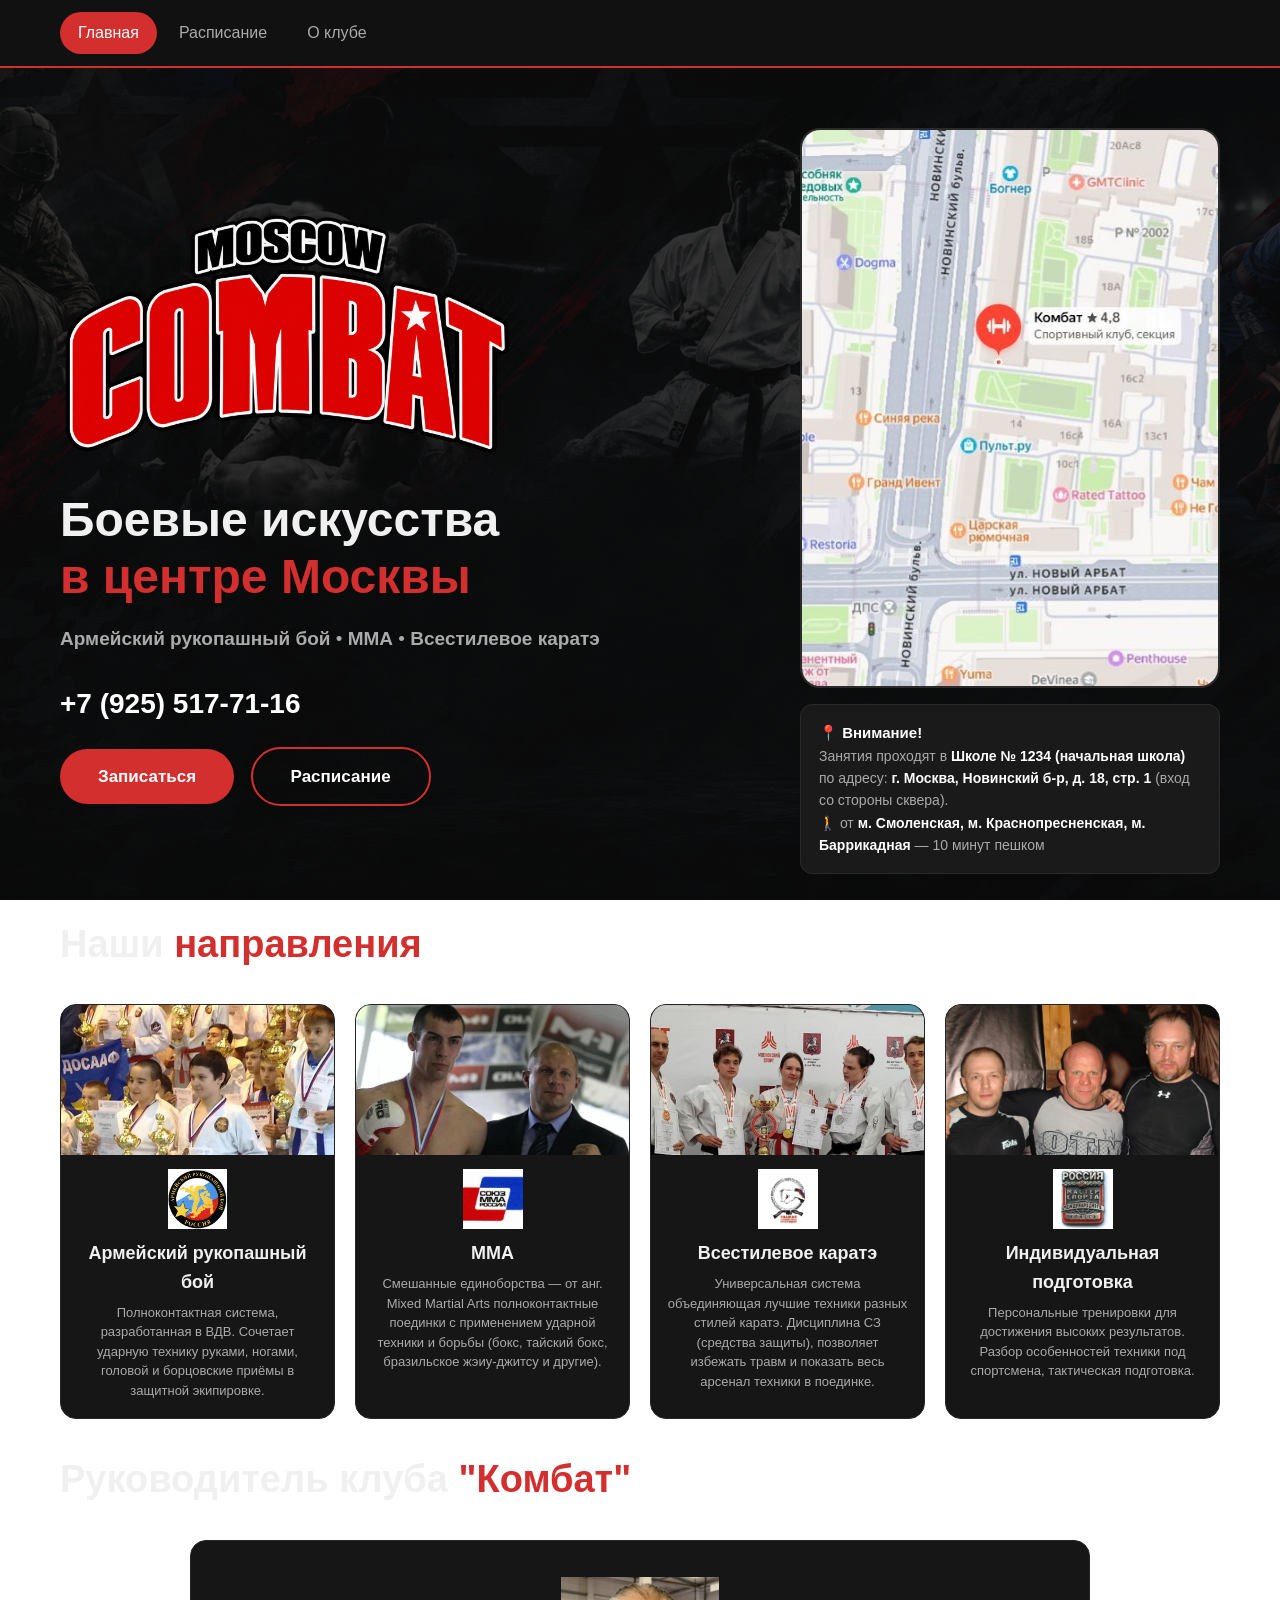
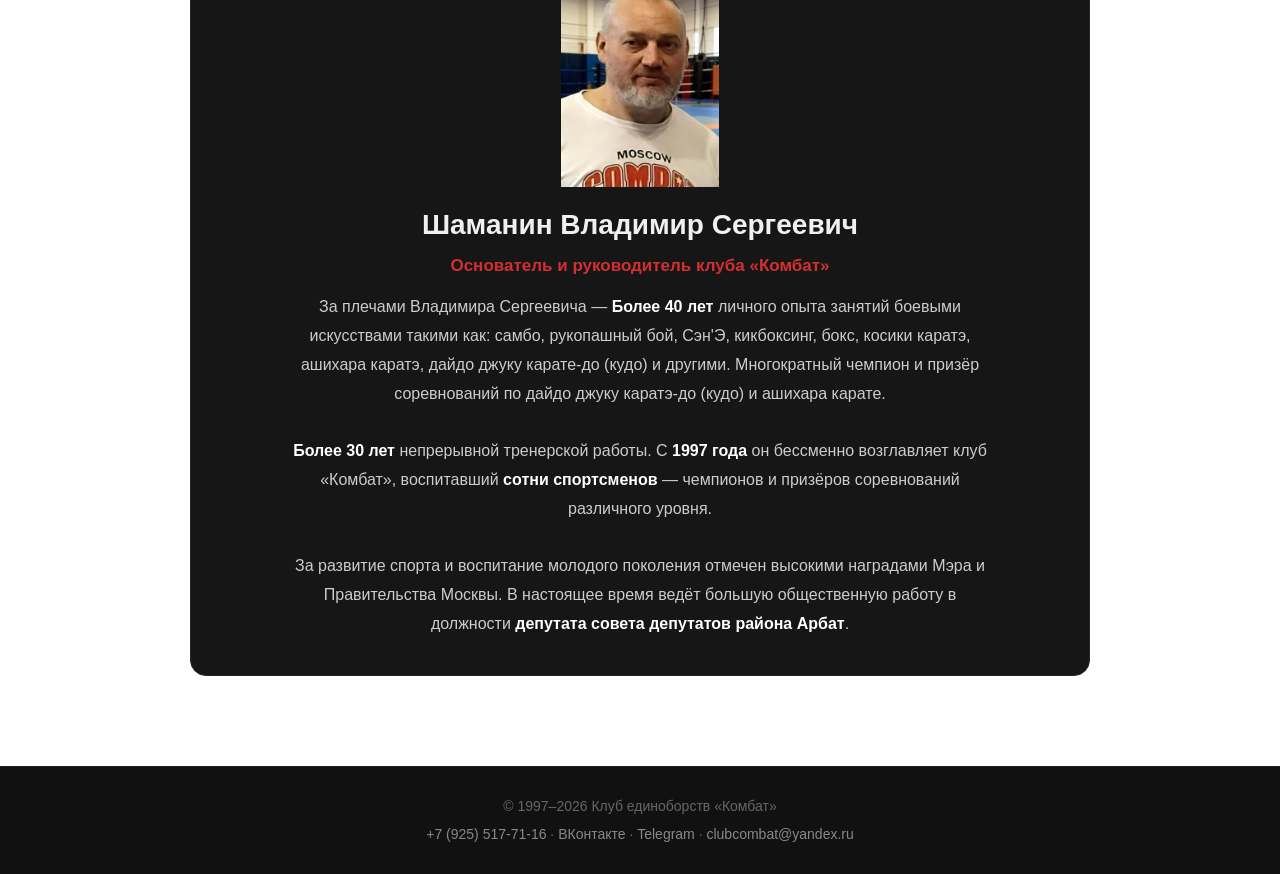
<file: index.html>
<!DOCTYPE html>
<html lang="ru">
<head>
    <meta charset="UTF-8" />
    <meta name="viewport" content="width=device-width, initial-scale=1.0" />
    <title>Клуб единоборств «Комбат» — АРБ, ММА, Всестилевое каратэ в центре Москвы</title>
	<link rel="icon" href="favicon.ico" type="image/x-icon" />
    <link rel="shortcut icon" href="favicon.ico" type="image/x-icon" />
    <meta name="description" content="Клуб единоборств Комбат в центре Москвы. Армейский рукопашный бой (АРБ), ММА, всестилевое каратэ. Тренировки для детей и взрослых на Новинском бульваре. Запись по телефону +7 (925) 517-71-16." />
    <meta name="robots" content="index, follow" />
    <link rel="canonical" href="https://clubcombat.ru/" />
    <link rel="icon" href="favicon.ico" type="image/x-icon" />
    <link rel="stylesheet" href="style.css" />
</head>
<body>

    <header>
        <div class="container header-inner">
            <nav class="nav">
                <a class="nav-link active" href="index.html">Главная</a>
                <a class="nav-link" href="schedule.html">Расписание</a>
                <a class="nav-link" href="about.html">О клубе</a>
            </nav>
        </div>
    </header>

    <main>

        <section class="page active" id="page-home">
            <div class="container">

                <div class="hero-grid">
                    <div class="hero-text">
                        <div class="hero-logo">
                            <img src="logo.png" alt="Логотип клуба единоборств Комбат" width="600" height="337" />
                        </div>
                        <h1>Боевые искусства <br /><span>в центре Москвы</span></h1>
                        <p class="subtitle"><strong>Армейский рукопашный бой</strong> • <strong>ММА</strong> • <strong>Всестилевое каратэ</strong></p>
                        <div class="phone-large">
                            <a href="tel:+79255177116">+7 (925) 517-71-16</a>
                        </div>
                        <div class="btn-group">
                            <a href="schedule.html" class="btn">Записаться</a>
                            <a href="schedule.html" class="btn btn-outline">Расписание</a>
                        </div>
                    </div>

                    <div class="hero-map">
                        <a href="https://yandex.ru/maps/org/kombat/23954044215" target="_blank" rel="noopener" class="map-image">
                            <img src="map.jpg" alt="Карта расположения клуба Комбат на Новинском бульваре, Москва" width="300" height="400" loading="lazy" />
                        </a>
                        <div class="address-block">
                            <p><span class="label">📍 Внимание!</span></p>
                            <p>Занятия проходят в <strong>Школе № 1234 (начальная школа)</strong> по адресу: <strong>г. Москва, Новинский б-р, д. 18, стр. 1</strong> (вход со стороны сквера).</p>
                            <p>🚶 от <strong>м. Смоленская, м. Краснопресненская, м. Баррикадная</strong> — 10 минут пешком</p>
                        </div>
                    </div>
                </div>

                <h2 class="section-title" style="margin-top:20px;">Наши <span>направления</span></h2>
                <div class="directions-grid">
                    <a href="schedule.html" class="direction-card">
                        <div class="card-image"><img src="arb.jpg" alt="Армейский рукопашный бой" width="400" height="150" loading="lazy" /></div>
                        <div class="card-content">
                            <img src="arb_logo.jpg" alt="Логотип АРБ" class="logo-img" width="60" height="60" loading="lazy" />
                            <h3>Армейский рукопашный бой</h3>
                            <p>Полноконтактная система, разработанная в ВДВ. Сочетает ударную технику руками, ногами, головой и борцовские приёмы в защитной экипировке.</p>
                        </div>
                    </a>
                    <a href="schedule.html" class="direction-card">
                        <div class="card-image"><img src="mma.jpg" alt="ММА" width="400" height="150" loading="lazy" /></div>
                        <div class="card-content">
                            <img src="mma_logo.jpg" alt="Логотип ММА" class="logo-img" width="60" height="60" loading="lazy" />
                            <h3>ММА</h3>
                            <p>Смешанные единоборства — от анг. Mixed Martial Arts полноконтактные поединки с применением ударной техники и борьбы (бокс, тайский бокс, бразильское жэиу-джитсу и другие).</p>
                        </div>
                    </a>
                    <a href="schedule.html" class="direction-card">
                        <div class="card-image"><img src="vkar.jpg" alt="Всестилевое каратэ" width="400" height="150" loading="lazy" /></div>
                        <div class="card-content">
                            <img src="vkar_logo.jpg" alt="Логотип Всестилевого каратэ" class="logo-img" width="60" height="60" loading="lazy" />
                            <h3>Всестилевое каратэ</h3>
                            <p>Универсальная система объединяющая лучшие техники разных стилей каратэ. Дисциплина СЗ (средства защиты), позволяет избежать травм и показать весь арсенал техники в поединке.</p>
                        </div>
                    </a>
                    <a href="schedule.html" class="direction-card">
                        <div class="card-image"><img src="sambo.jpg" alt="Индивидуальная подготовка" width="400" height="150" loading="lazy" /></div>
                        <div class="card-content">
                            <img src="sambo_logo.jpg" alt="Индивидуальная подготовка" class="logo-img" width="60" height="60" loading="lazy" />
                            <h3>Индивидуальная подготовка</h3>
                            <p>Персональные тренировки для достижения высоких результатов. Разбор особенностей техники под спортсмена, тактическая подготовка.</p>
                        </div>
                    </a>
                </div>

                <h2 class="section-title" style="margin-top:20px;">Руководитель клуба <span>"Комбат"</span></h2>
                <div class="trainer-card">
                    <div class="trainer-photo-square">
                        <img src="master.jpg" alt="Шаманин Владимир Сергеевич" width="280" height="210" loading="lazy" />
                    </div>
                    <h3>Шаманин Владимир Сергеевич</h3>
                    <div class="title">Основатель и руководитель клуба «Комбат»</div>
                    <div class="desc">
                        За плечами Владимира Сергеевича — <strong>Более 40 лет</strong> личного опыта занятий боевыми искусствами такими как: самбо, рукопашный бой, Сэн'Э, кикбоксинг, бокс, косики каратэ, ашихара каратэ, дайдо джуку карате-до (кудо) и другими. Многократный чемпион и призёр соревнований по дайдо джуку каратэ-до (кудо) и ашихара карате.
                        <br><br>
                        <strong>Более 30 лет</strong> непрерывной тренерской работы. С <strong>1997 года</strong> он бессменно возглавляет клуб «Комбат», воспитавший <strong>сотни спортсменов</strong> — чемпионов и призёров соревнований различного уровня.
                        <br><br>
                        За развитие спорта и воспитание молодого поколения отмечен высокими наградами Мэра и Правительства Москвы. В настоящее время ведёт большую общественную работу в должности <strong>депутата совета депутатов района Арбат</strong>.
                    </div>
                </div>

            </div>
        </section>

    </main>

    <footer class="footer">
        <div class="container">
            <p>© 1997–2026 Клуб единоборств «Комбат»</p>
            <p style="margin-top:6px;">
                <a href="tel:+79255177116">+7 (925) 517-71-16</a> ·
                <a href="https://vk.com/clubcombatarbat" target="_blank" rel="noopener noreferrer">ВКонтакте</a> ·
                <a href="https://t.me/+I21vBejZCLE0NjYy" target="_blank" rel="noopener noreferrer">Telegram</a> ·
                <a href="mailto:clubcombat@yandex.ru">clubcombat@yandex.ru</a>
            </p>
        </div>
    </footer>

</body>
</html>
</file>
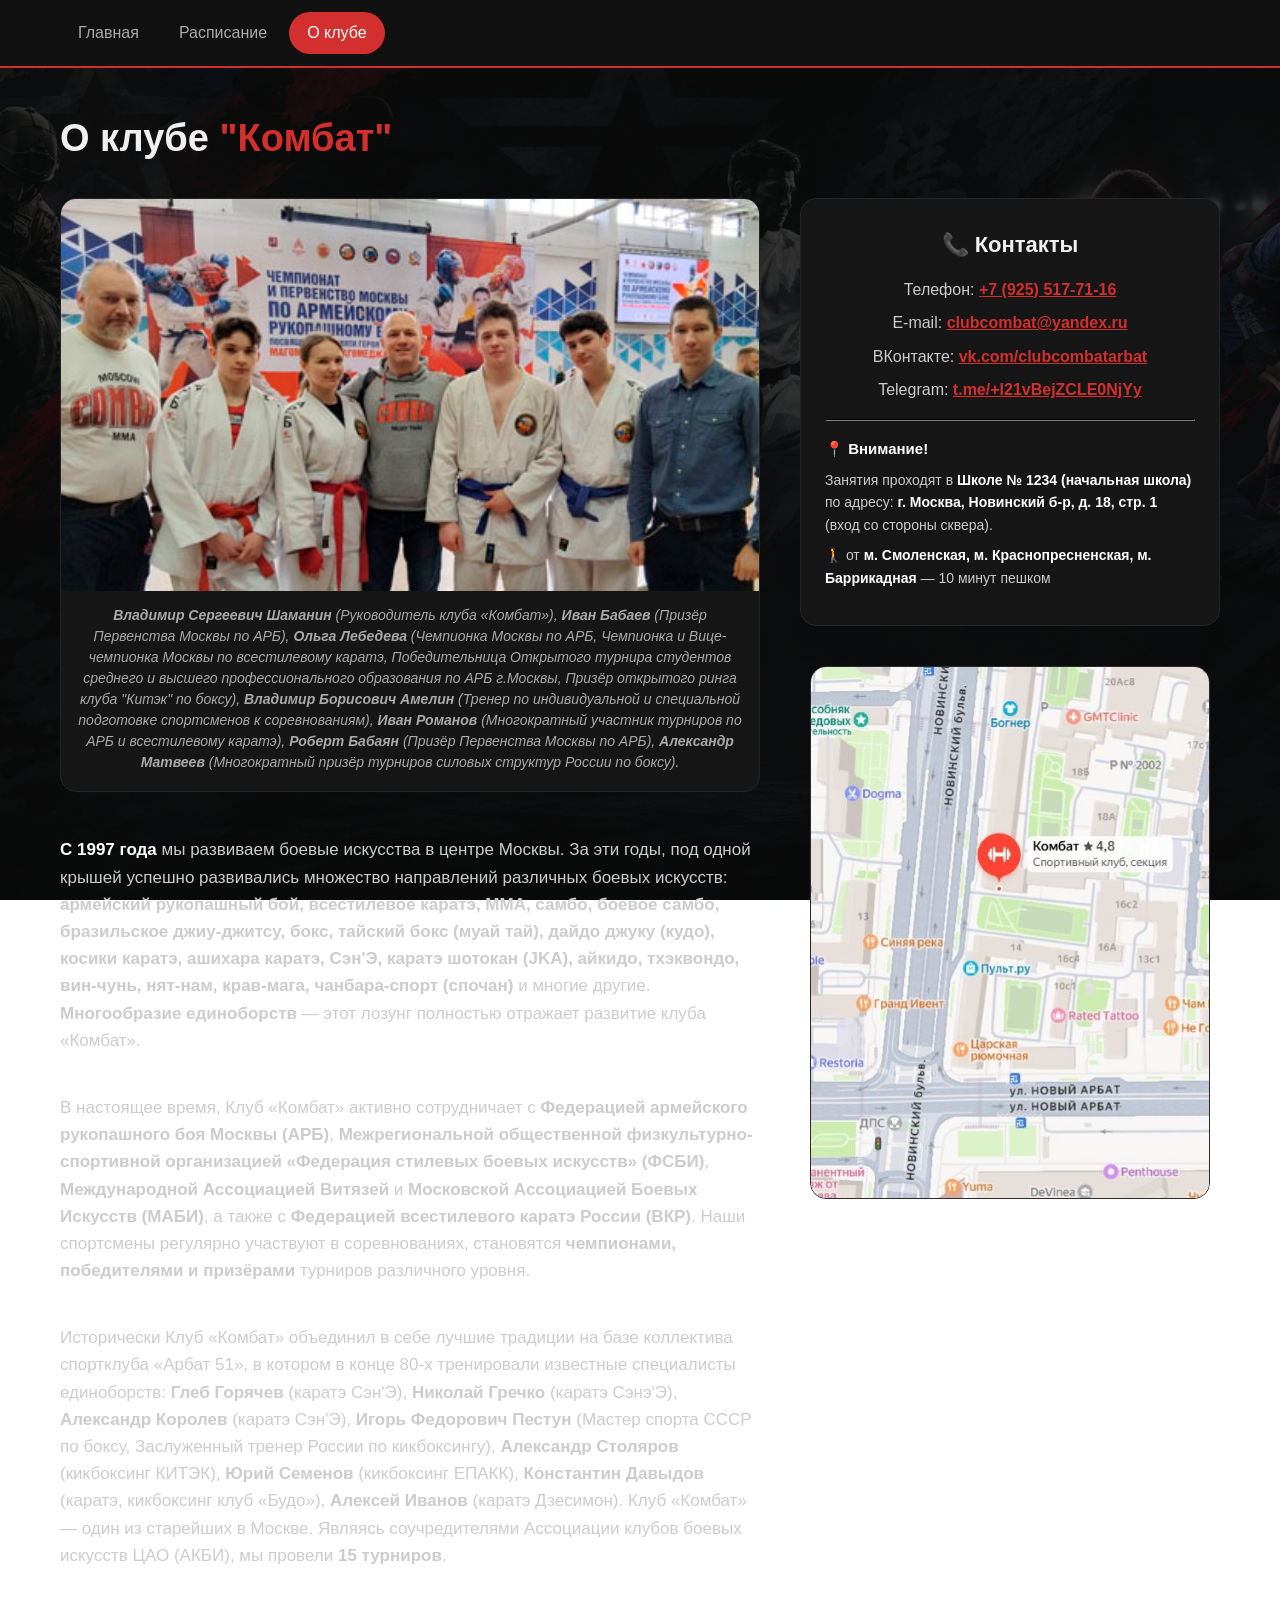
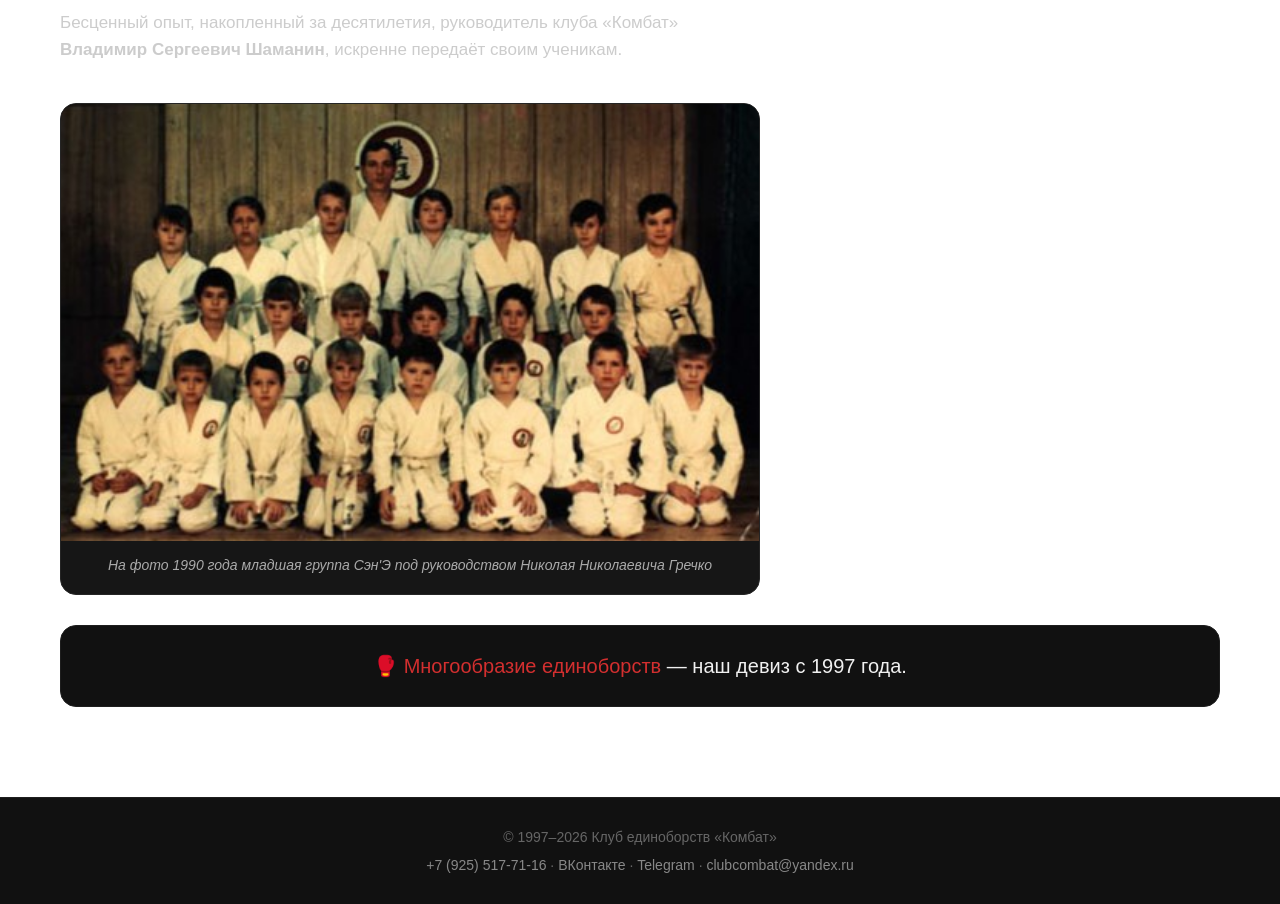
<file: about.html>
<!DOCTYPE html>
<html lang="ru">
<head>
    <meta charset="UTF-8" />
    <meta name="viewport" content="width=device-width, initial-scale=1.0" />
    <title>История и традиции клуба единоборств «Комбат» — с 1997 года в центре Москвы</title>
	<link rel="icon" href="favicon.ico" type="image/x-icon" />
    <link rel="shortcut icon" href="favicon.ico" type="image/x-icon" />
    <meta name="description" content="Клуб единоборств Комбат основан в 1997 году. История, традиции, достижения, тренеры. Более 30 лет опыта в подготовке спортсменов по АРБ, ММА, каратэ. Руководитель — Шаманин Владимир Сергеевич." />
    <meta name="robots" content="index, follow" />
    <link rel="canonical" href="https://clubcombat.ru/about.html" />
    <link rel="icon" href="favicon.ico" type="image/x-icon" />
    <link rel="stylesheet" href="style.css" />
</head>
<body>

    <header>
        <div class="container header-inner">
            <nav class="nav">
                <a class="nav-link" href="index.html">Главная</a>
                <a class="nav-link" href="schedule.html">Расписание</a>
                <a class="nav-link active" href="about.html">О клубе</a>
            </nav>
        </div>
    </header>

    <main>

        <section class="page active" id="page-about">
            <div class="container">
                <h1 class="section-title">О клубе <span>"Комбат"</span></h1>

                <div class="about-grid">

                    <div class="about-left">

                        <!-- Фотография -->
                        <div class="about-photo-card" style="max-width: 100%; margin: 0 0 20px 0;">
                            <div class="card-image" style="height: auto; aspect-ratio: auto; display: flex; align-items: center; justify-content: center; background: #1a1a1a;">
                                <img src="champ_arb.jpg" alt="Чемпионат и первенство Москвы по армейскому рукопашному бою" style="width: 100%; height: auto; object-fit: contain; display: block;" />
                            </div>
                            <div class="card-content">
                                <div class="photo-caption">
                                    <strong>Владимир Сергеевич Шаманин</strong> (Руководитель клуба «Комбат»), 
                                    <strong>Иван Бабаев</strong> (Призёр Первенства Москвы по АРБ), 
                                    <strong>Ольга Лебедева</strong> (Чемпионка Москвы по АРБ, Чемпионка и Вице-чемпионка Москвы по всестилевому каратэ, Победительница Открытого турнира студентов среднего и высшего профессионального образования по АРБ г.Москвы, Призёр открытого ринга клуба "Китэк" по боксу), 
                                    <strong>Владимир Борисович Амелин</strong> (Тренер по индивидуальной и специальной подготовке спортсменов к соревнованиям), 
                                    <strong>Иван Романов</strong> (Многократный участник турниров по АРБ и всестилевому каратэ), 
                                    <strong>Роберт Бабаян</strong> (Призёр Первенства Москвы по АРБ), 
                                    <strong>Александр Матвеев</strong> (Многократный призёр турниров силовых структур России по боксу).
                                </div>
                            </div>
                        </div>

                        <!-- Текст в точной последовательности -->
                        <p><strong style="color:#fff;">С 1997 года</strong> мы развиваем боевые искусства в центре Москвы. За эти годы, под одной крышей успешно развивались множество направлений различных боевых искусств: <strong>армейский рукопашный бой, всестилевое каратэ, ММА, самбо, боевое самбо, бразильское джиу-джитсу, бокс, тайский бокс (муай тай), дайдо джуку (кудо), косики каратэ, ашихара каратэ, Сэн'Э, каратэ шотокан (JKA), айкидо, тхэквондо, вин-чунь, нят-нам, крав-мага, чанбара-спорт (спочан)</strong> и многие другие. <strong>Многообразие единоборств</strong> — этот лозунг полностью отражает развитие клуба «Комбат».</p>

                        <p>В настоящее время, Клуб «Комбат» активно сотрудничает с <strong>Федерацией армейского рукопашного боя Москвы (АРБ)</strong>, <strong>Межрегиональной общественной физкультурно-спортивной организацией «Федерация стилевых боевых искусств» (ФСБИ)</strong>, <strong>Международной Ассоциацией Витязей</strong> и <strong>Московской Ассоциацией Боевых Искусств (МАБИ)</strong>, а также с <strong>Федерацией всестилевого каратэ России (ВКР)</strong>. Наши спортсмены регулярно участвуют в соревнованиях, становятся <strong>чемпионами, победителями и призёрами</strong> турниров различного уровня.</p>

                        <p>Исторически Клуб «Комбат» объединил в себе лучшие традиции на базе коллектива спортклуба «Арбат 51», в котором в конце 80-х тренировали известные специалисты единоборств: <strong>Глеб Горячев</strong> (каратэ Сэн'Э), <strong>Николай Гречко</strong> (каратэ Сэнэ'Э), <strong>Александр Королев</strong> (каратэ Сэн'Э), <strong>Игорь Федорович Пестун</strong> (Мастер спорта СССР по боксу, Заслуженный тренер России по кикбоксингу), <strong>Александр Столяров</strong> (кикбоксинг КИТЭК), <strong>Юрий Семенов</strong> (кикбоксинг ЕПАКК), <strong>Константин Давыдов</strong> (каратэ, кикбоксинг клуб «Будо»), <strong>Алексей Иванов</strong> (каратэ Дзесимон). Клуб «Комбат» — один из старейших в Москве. Являясь соучредителями Ассоциации клубов боевых искусств ЦАО (АКБИ), мы провели <strong>15 турниров</strong>.</p>

                        <p>Бесценный опыт, накопленный за десятилетия, руководитель клуба «Комбат» <strong>Владимир Сергеевич Шаманин</strong>, искренне передаёт своим ученикам.</p>

                        <!-- Вторая фотография -->
                        <div class="about-photo-card">
                            <div class="card-image">
                                <img src="sannay.jpg" alt="Младшая группа Сэн'Э под руководством Николая Гречко, 1990 год" width="800" height="500" loading="lazy" />
                            </div>
                            <div class="card-content">
                                <div class="photo-caption">На фото 1990 года младшая группа Сэн'Э под руководством Николая Николаевича Гречко</div>
                            </div>
                        </div>

                    </div>

                    <div class="about-right">
                        <div class="contacts-box">
                            <h3 style="font-size:22px;">📞 Контакты</h3>
                            <p style="margin-top:14px;">Телефон: <strong><a href="tel:+79255177116">+7 (925) 517-71-16</a></strong></p>
                            <p>E-mail: <strong><a href="mailto:clubcombat@yandex.ru">clubcombat@yandex.ru</a></strong></p>
                            <p>ВКонтакте: <strong><a href="https://vk.com/clubcombatarbat" target="_blank" rel="noopener noreferrer">vk.com/clubcombatarbat</a></strong></p>
                            <p>Telegram: <strong><a href="https://t.me/+I21vBejZCLE0NjYy" target="_blank" rel="noopener noreferrer">t.me/+I21vBejZCLE0NjYy</a></strong></p>
                            <hr style="border-color:var(--border-light); margin:16px 0;" />
                            <div class="address-text">
                                <p><span class="label">📍 Внимание!</span></p>
                                <p>Занятия проходят в <strong>Школе № 1234 (начальная школа)</strong> по адресу: <strong>г. Москва, Новинский б-р, д. 18, стр. 1</strong> (вход со стороны сквера).</p>
                                <p>🚶 от <strong>м. Смоленская, м. Краснопресненская, м. Баррикадная</strong> — 10 минут пешком</p>
                            </div>
                        </div>
                        <a href="https://yandex.ru/maps/org/kombat/23954044215" target="_blank" rel="noopener" class="map-container">
                            <img src="map.jpg" alt="Карта расположения клуба Комбат на Новинском бульваре, Москва" width="300" height="400" loading="lazy" />
                        </a>
                    </div>

                </div>

                <div class="tagline">
                    <p>🥊 <span>Многообразие единоборств</span> — наш девиз с 1997 года.</p>
                </div>

            </div>
        </section>

    </main>

    <footer class="footer">
        <div class="container">
            <p>© 1997–2026 Клуб единоборств «Комбат»</p>
            <p style="margin-top:6px;">
                <a href="tel:+79255177116">+7 (925) 517-71-16</a> ·
                <a href="https://vk.com/clubcombatarbat" target="_blank" rel="noopener noreferrer">ВКонтакте</a> ·
                <a href="https://t.me/+I21vBejZCLE0NjYy" target="_blank" rel="noopener noreferrer">Telegram</a> ·
                <a href="mailto:clubcombat@yandex.ru">clubcombat@yandex.ru</a>
            </p>
        </div>
    </footer>

</body>
</html>
</file>
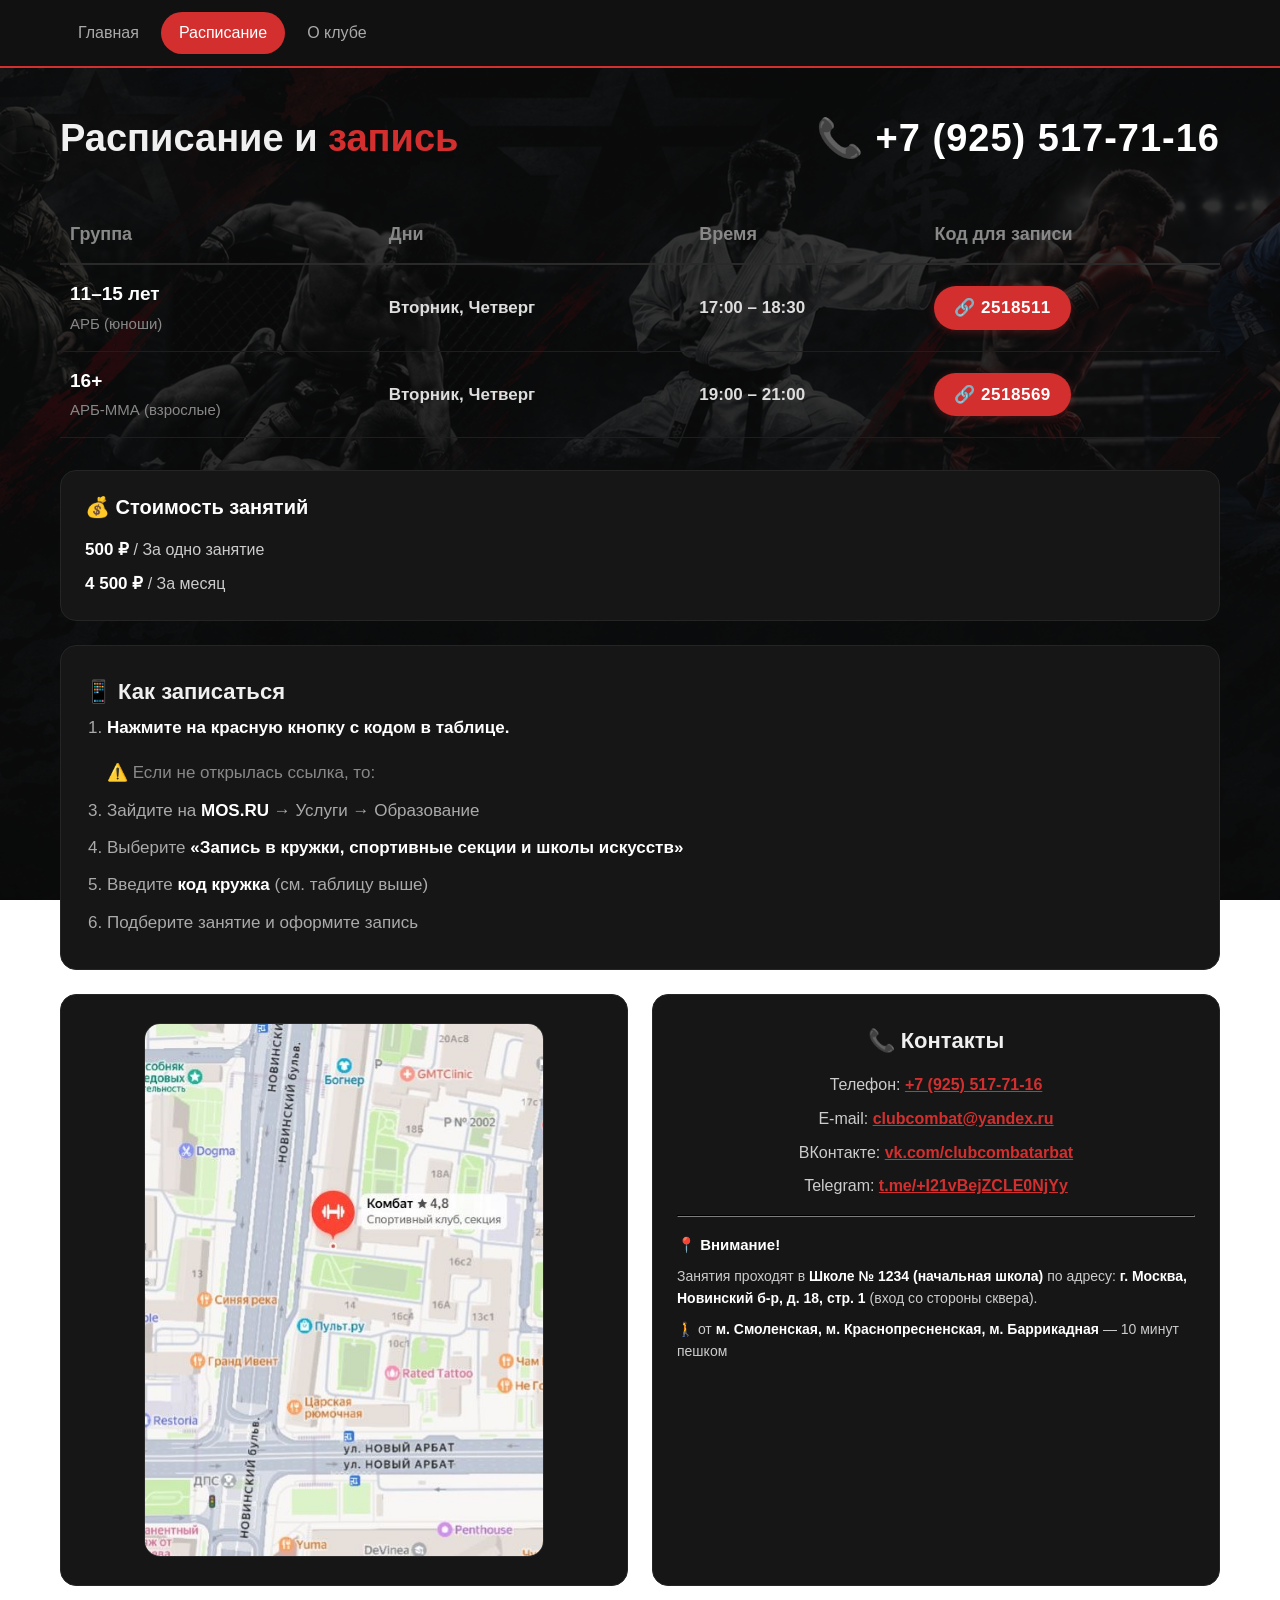
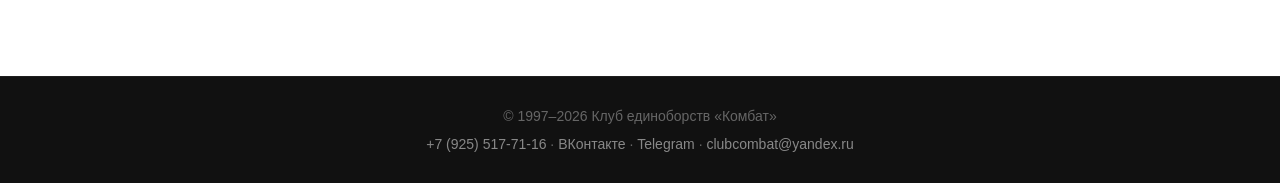
<file: schedule.html>
<!DOCTYPE html>
<html lang="ru">
<head>
    <meta charset="UTF-8" />
    <meta name="viewport" content="width=device-width, initial-scale=1.0" />
    <title>Расписание занятий и запись в клуб единоборств «Комбат» — АРБ, ММА, каратэ в Москве</title>
    <link rel="icon" href="favicon.ico" type="image/x-icon" />
    <link rel="shortcut icon" href="favicon.ico" type="image/x-icon" />
    <meta name="description" content="Расписание тренировок по армейскому рукопашному бою (АРБ) и ММА в клубе Комбат. Группы для детей 11-15 лет и взрослых 16+. Запись по телефону +7 (925) 517-71-16 или через MOS.RU." />
    <meta name="robots" content="index, follow" />
    <link rel="canonical" href="https://clubcombat.ru/schedule.html" />
    <link rel="icon" href="favicon.ico" type="image/x-icon" />
    <link rel="stylesheet" href="style.css" />
</head>
<body>

    <header>
        <div class="container header-inner">
            <nav class="nav">
                <a class="nav-link" href="index.html">Главная</a>
                <a class="nav-link active" href="schedule.html">Расписание</a>
                <a class="nav-link" href="about.html">О клубе</a>
            </nav>
        </div>
    </header>

    <main>

        <section class="page active" id="page-schedule">
            <div class="container">

                <div class="schedule-header">
                    <h1 class="section-title">Расписание и <span>запись</span></h1>
                    <div class="schedule-phone">
                        <a href="tel:+79255177116">📞 +7 (925) 517-71-16</a>
                    </div>
                </div>

                <div class="schedule-table-wrap">
                    <table class="schedule-table">
                        <thead>
                            <tr><th>Группа</th><th>Дни</th><th>Время</th><th>Код для записи</th></tr>
                        </thead>
                        <tbody>
                            <tr>
                                <td><span class="group-name">11–15 лет</span><br /><span class="group-sub">АРБ (юноши)</span></td>
                                <td><strong>Вторник, Четверг</strong></td>
                                <td><strong>17:00 – 18:30</strong></td>
                                <td><a href="https://www.mos.ru/pgu2/activity/groups?keyword=2518511" target="_blank" rel="noopener noreferrer" class="code-btn">🔗 2518511</a></td>
                            </tr>
                            <tr>
                                <td><span class="group-name">16+</span><br /><span class="group-sub">АРБ-ММА (взрослые)</span></td>
                                <td><strong>Вторник, Четверг</strong></td>
                                <td><strong>19:00 – 21:00</strong></td>
                                <td><a href="https://www.mos.ru/pgu2/activity/groups?keyword=2518569" target="_blank" rel="noopener noreferrer" class="code-btn">🔗 2518569</a></td>
                            </tr>
                        </tbody>
                    </table>
                </div>

                <div class="price-block">
                    <h3>💰 Стоимость занятий</h3>
                    <div class="price-item"><strong>500 ₽</strong> / За одно занятие</div>
                    <div class="price-item"><strong>4 500 ₽</strong> / За месяц</div>
                </div>

                <div class="info-block">
                    <h2 style="font-size:22px;">📱 Как записаться</h2>
                    <ol style="color:#aaa; line-height:2.2; font-size:17px; padding-left:22px;">
                        <li><strong style="color:#fff;">Нажмите на красную кнопку с кодом в таблице.</strong></li>
                        <li style="color:#888; margin-top:8px; list-style-type: none; padding-left:0;">⚠️ Если не открылась ссылка, то:</li>
                        <li>Зайдите на <strong style="color:#fff;">MOS.RU</strong> → Услуги → Образование</li>
                        <li>Выберите <strong style="color:#fff;">«Запись в кружки, спортивные секции и школы искусств»</strong></li>
                        <li>Введите <strong style="color:#fff;">код кружка</strong> (см. таблицу выше)</li>
                        <li>Подберите занятие и оформите запись</li>
                    </ol>
                </div>

                <div class="schedule-map-contacts">
                    <div class="info-block" style="margin:0; display:flex; flex-direction:column; justify-content:center;">
                        <a href="https://yandex.ru/maps/org/kombat/23954044215" target="_blank" rel="noopener" class="map-container" style="margin:0 auto;">
                            <img src="map.jpg" alt="Карта расположения клуба Комбат на Новинском бульваре, Москва" width="300" height="400" loading="lazy" />
                        </a>
                    </div>
                    <div class="contacts-box">
                        <h3 style="font-size:22px;">📞 Контакты</h3>
                        <p style="margin-top:14px;">Телефон: <strong><a href="tel:+79255177116">+7 (925) 517-71-16</a></strong></p>
                        <p>E-mail: <strong><a href="mailto:clubcombat@yandex.ru">clubcombat@yandex.ru</a></strong></p>
                        <p>ВКонтакте: <strong><a href="https://vk.com/clubcombatarbat" target="_blank" rel="noopener noreferrer">vk.com/clubcombatarbat</a></strong></p>
                        <p>Telegram: <strong><a href="https://t.me/+I21vBejZCLE0NjYy" target="_blank" rel="noopener noreferrer">t.me/+I21vBejZCLE0NjYy</a></strong></p>
                        <hr style="border-color:var(--border-light); margin:16px 0;" />
                        <div class="address-text">
                            <p><span class="label">📍 Внимание!</span></p>
                            <p>Занятия проходят в <strong>Школе № 1234 (начальная школа)</strong> по адресу: <strong>г. Москва, Новинский б-р, д. 18, стр. 1</strong> (вход со стороны сквера).</p>
                            <p>🚶 от <strong>м. Смоленская, м. Краснопресненская, м. Баррикадная</strong> — 10 минут пешком</p>
                        </div>
                    </div>
                </div>

            </div>
        </section>

    </main>

    <footer class="footer">
        <div class="container">
            <p>© 1997–2026 Клуб единоборств «Комбат»</p>
            <p style="margin-top:6px;">
                <a href="tel:+79255177116">+7 (925) 517-71-16</a> ·
                <a href="https://vk.com/clubcombatarbat" target="_blank" rel="noopener noreferrer">ВКонтакте</a> ·
                <a href="https://t.me/+I21vBejZCLE0NjYy" target="_blank" rel="noopener noreferrer">Telegram</a> ·
                <a href="mailto:clubcombat@yandex.ru">clubcombat@yandex.ru</a>
            </p>
        </div>
    </footer>

</body>
</html>
</file>
<file: style.css>
* {
    margin: 0;
    padding: 0;
    box-sizing: border-box;
}
:root {
    --bg-primary: #0b0b0b;
    --bg-secondary: #111;
    --bg-card: #161616;
    --bg-card-hover: #1e1e1e;
    --accent: #d32f2f;
    --accent-hover: #b71c1c;
    --text-primary: #f0f0f0;
    --text-secondary: #aaa;
    --text-muted: #666;
    --border: #252525;
    --border-light: #2a2a2a;
    --radius: 16px;
    --transition: 0.3s ease;
}
html {
    scroll-behavior: smooth;
}
body {
    font-family: -apple-system, BlinkMacSystemFont, 'Segoe UI', Roboto, Oxygen, Ubuntu, sans-serif;
    background-image: url('background.png');
    background-size: cover;
    background-position: center;
    background-attachment: fixed;
    background-repeat: no-repeat;
    color: var(--text-primary);
    line-height: 1.6;
    min-height: 100vh;
    font-size: 16px;
    position: relative;
}
body::before {
    content: '';
    position: fixed;
    top: 0;
    left: 0;
    width: 100%;
    height: 100%;
    background: rgba(11, 11, 11, 0.82);
    z-index: -1;
}
a {
    color: inherit;
    text-decoration: none;
}
img {
    max-width: 100%;
    height: auto;
    display: block;
}
.container {
    max-width: 1200px;
    margin: 0 auto;
    padding: 0 20px;
}

header {
    background: var(--bg-secondary);
    border-bottom: 2px solid var(--accent);
    padding: 12px 0;
    position: sticky;
    top: 0;
    z-index: 100;
}
.header-inner {
    display: flex;
    justify-content: flex-start;
    align-items: center;
    flex-wrap: wrap;
    gap: 12px;
}
.nav {
    display: flex;
    flex-wrap: wrap;
    gap: 4px;
    width: 100%;
}
.nav-link {
    display: inline-block;
    background: transparent;
    border: none;
    color: var(--text-secondary);
    font-size: 16px;
    font-weight: 500;
    padding: 8px 18px;
    cursor: pointer;
    border-radius: 30px;
    transition: var(--transition);
    font-family: inherit;
    text-decoration: none;
}
.nav-link:hover {
    color: #fff;
    background: var(--bg-card-hover);
}
.nav-link.active {
    color: #fff;
    background: var(--accent);
}

.page {
    display: block;
    padding: 40px 0 60px;
}
.section-title {
    font-size: 38px;
    font-weight: 700;
    margin-bottom: 30px;
}
.section-title span {
    color: var(--accent);
}

.btn {
    display: inline-block;
    background: var(--accent);
    color: #fff;
    padding: 14px 38px;
    border-radius: 40px;
    font-weight: 700;
    font-size: 17px;
    border: none;
    cursor: pointer;
    transition: var(--transition);
    font-family: inherit;
    text-align: center;
    text-decoration: none;
}
.btn:hover {
    background: var(--accent-hover);
    transform: scale(1.03);
}
.btn-outline {
    background: transparent;
    border: 2px solid var(--accent);
}
.btn-outline:hover {
    background: var(--accent);
}

.info-block {
    background: var(--bg-card);
    border-radius: var(--radius);
    padding: 28px 24px;
    border: 1px solid var(--border);
    margin: 24px 0;
}

.contacts-box {
    background: var(--bg-card);
    padding: 28px 24px;
    border-radius: var(--radius);
    border: 1px solid var(--border);
    text-align: center;
}
.contacts-box p {
    margin: 8px 0;
    color: #ccc;
}
.contacts-box strong {
    color: #fff;
}
.contacts-box a {
    color: var(--accent);
    text-decoration: underline;
    transition: var(--transition);
}
.contacts-box a:hover {
    color: #fff;
}

.address-text {
    text-align: left;
    color: #888;
    font-size: 14px;
    line-height: 1.6;
    margin-top: 6px;
}
.address-text strong {
    color: #fff;
}
.address-text .label {
    font-size: 15px;
    font-weight: 600;
    color: #fff;
}

.map-container {
    width: 100%;
    aspect-ratio: 3 / 4;
    max-width: 400px;
    border-radius: var(--radius);
    overflow: hidden;
    border: 1px solid var(--border-light);
    margin: 16px auto 8px;
    cursor: pointer;
    transition: var(--transition);
    display: block;
}
.map-container:hover {
    border-color: var(--accent);
    transform: scale(1.02);
}
.map-container img {
    width: 100%;
    height: 100%;
    object-fit: cover;
    display: block;
}

.footer {
    background: var(--bg-secondary);
    padding: 28px 0;
    margin-top: 30px;
    border-top: 1px solid #1e1e1e;
    text-align: center;
    color: var(--text-muted);
    font-size: 14px;
}
.footer a {
    color: #888;
    transition: var(--transition);
}
.footer a:hover {
    color: #fff;
}

/* ГЛАВНАЯ */
.hero-grid {
    display: flex;
    flex-wrap: wrap;
    align-items: center;
    gap: 40px;
    padding: 20px 0;
}
.hero-text {
    flex: 1 1 380px;
}
.hero-logo {
    max-width: 456px;
    margin-bottom: 16px;
}
.hero-logo img {
    width: 100%;
    height: auto;
    object-fit: contain;
}
.hero-text h1 {
    font-size: 48px;
    font-weight: 800;
    line-height: 1.2;
}
.hero-text h1 span {
    color: var(--accent);
}
.hero-text .subtitle {
    font-size: 19px;
    color: var(--text-secondary);
    margin: 18px 0 28px;
}
.hero-text .phone-large {
    font-size: 28px;
    font-weight: 900;
    margin-top: 0;
}
.hero-text .phone-large a {
    color: #fff;
    transition: var(--transition);
}
.hero-text .phone-large a:hover {
    color: var(--accent);
}
.hero-text .btn-group {
    margin-top: 20px;
}
.hero-text .btn-group .btn {
    margin-right: 12px;
}

.hero-map {
    flex: 1 1 300px;
    max-width: 420px;
    padding: 0;
    margin: 0;
}
.map-image {
    width: 100%;
    aspect-ratio: 3 / 4;
    border-radius: 20px;
    overflow: hidden;
    border: 2px solid var(--border-light);
    cursor: pointer;
    transition: var(--transition);
    background: var(--bg-card);
    display: block;
}
.map-image:hover {
    border-color: var(--accent);
    transform: scale(1.02);
}
.map-image img {
    width: 100%;
    height: 100%;
    object-fit: cover;
    display: block;
}
.address-block {
    margin-top: 16px;
    padding: 16px 18px;
    background: #1a1a1a;
    border-radius: 12px;
    border: 1px solid var(--border-light);
}
.address-block p {
    color: var(--text-secondary);
    font-size: 14px;
}
.address-block strong {
    color: #fff;
}
.address-block .label {
    font-weight: 600;
    color: #fff;
    font-size: 15px;
}

/* НАПРАВЛЕНИЯ */
.directions-grid {
    display: grid;
    grid-template-columns: repeat(4, 1fr);
    gap: 20px;
    margin: 30px 0;
}
.direction-card {
    background: var(--bg-card);
    border-radius: var(--radius);
    border: 1px solid var(--border);
    overflow: hidden;
    transition: var(--transition);
    cursor: pointer;
    text-decoration: none;
    color: inherit;
    display: block;
}
.direction-card:hover {
    border-color: var(--accent);
    transform: translateY(-4px);
}
.direction-card .card-image {
    height: 150px;
    overflow: hidden;
    background: #1e1e1e;
}
.direction-card .card-image img {
    width: 100%;
    height: 100%;
    object-fit: cover;
    transition: var(--transition);
}
.direction-card:hover .card-image img {
    transform: scale(1.05);
}
.direction-card .card-content {
    padding: 14px 16px 18px;
    text-align: center;
}
.direction-card .card-content .logo-img {
    width: 60px;
    height: 60px;
    object-fit: contain;
    margin: 0 auto 10px;
}
.direction-card .card-content h3 {
    font-size: 18px;
    margin-bottom: 6px;
}
.direction-card .card-content p {
    color: var(--text-secondary);
    font-size: 13px;
    line-height: 1.5;
}

/* ТРЕНЕР */
.trainer-card {
    background: var(--bg-card);
    border-radius: var(--radius);
    border: 1px solid var(--border);
    padding: 36px 28px;
    text-align: center;
    max-width: 900px;
    margin: 30px auto 0;
    transition: var(--transition);
}
.trainer-card:hover {
    border-color: var(--accent);
    transform: translateY(-4px);
}
.trainer-card .trainer-photo-square {
    width: 280px;
    height: 210px;
    margin: 0 auto 16px;
    overflow: hidden;
    border-radius: 8px;
}
.trainer-card .trainer-photo-square img {
    width: 100%;
    height: 100%;
    object-fit: contain;
    display: block;
}
.trainer-card h3 {
    font-size: 28px;
    margin-bottom: 4px;
}
.trainer-card .title {
    color: var(--accent);
    font-weight: 600;
    font-size: 17px;
    margin-bottom: 14px;
}
.trainer-card .desc {
    color: #ccc;
    font-size: 16px;
    line-height: 1.8;
    max-width: 700px;
    margin: 0 auto;
}
.trainer-card .desc strong {
    color: #fff;
}

/* РАСПИСАНИЕ */
.schedule-header {
    display: flex;
    flex-wrap: wrap;
    align-items: baseline;
    justify-content: space-between;
    gap: 10px 20px;
    margin-bottom: 30px;
}
.schedule-header .section-title {
    margin-bottom: 0;
}
.schedule-phone {
    font-size: 38px;
    font-weight: 900;
    color: #fff;
    letter-spacing: 1px;
    white-space: nowrap;
}
.schedule-phone a {
    color: #fff;
    transition: var(--transition);
}
.schedule-phone a:hover {
    color: var(--accent);
}
.schedule-table-wrap {
    overflow-x: auto;
    padding: 8px 0;
    background: transparent;
    border: none;
}
.schedule-table {
    width: 100%;
    border-collapse: collapse;
    color: #ddd;
    font-size: 18px;
    min-width: 500px;
}
.schedule-table th {
    text-align: left;
    padding: 14px 10px;
    border-bottom: 2px solid var(--border-light);
    color: #888;
    font-weight: 700;
    font-size: 18px;
}
.schedule-table td {
    padding: 14px 10px;
    border-bottom: 1px solid #1e1e1e;
    font-size: 17px;
}
.schedule-table tr:hover td {
    background: var(--bg-card);
}
.schedule-table .group-name {
    font-size: 19px;
    font-weight: 700;
    color: #fff;
}
.schedule-table .group-sub {
    color: #888;
    font-size: 15px;
    font-weight: 400;
}
.code-btn {
    display: inline-block;
    background: var(--accent);
    color: #fff;
    font-weight: 700;
    font-size: 17px;
    padding: 8px 20px;
    border-radius: 30px;
    transition: var(--transition);
    letter-spacing: 0.5px;
    border: none;
    cursor: pointer;
    text-decoration: none;
    box-shadow: 0 2px 8px rgba(211, 47, 47, 0.3);
}
.code-btn:hover {
    background: var(--accent-hover);
    transform: scale(1.05);
    box-shadow: 0 4px 14px rgba(211, 47, 47, 0.5);
}

.price-block {
    background: var(--bg-card);
    border-radius: var(--radius);
    padding: 20px 24px;
    border: 1px solid var(--border);
    margin-top: 24px;
}
.price-block h3 {
    font-size: 20px;
    margin-bottom: 10px;
    color: #fff;
}
.price-block .price-item {
    font-size: 16px;
    color: #ccc;
    padding: 3px 0;
}
.price-block .price-item strong {
    color: #fff;
    font-size: 17px;
}

.schedule-map-contacts {
    display: grid;
    grid-template-columns: 1fr 1fr;
    gap: 24px;
    margin-top: 24px;
}

/* О КЛУБЕ */
.about-grid {
    display: flex;
    flex-wrap: wrap;
    align-items: flex-start;
    gap: 40px;
    padding: 0;
    margin: 0;
}
.about-left {
    flex: 1.8 1 340px;
    min-width: 0;
    display: flex;
    flex-direction: column;
    gap: 24px;
}
.about-left p {
    color: #ccc;
    font-size: 17px;
    margin-bottom: 16px;
}
.about-left .last-line {
    color: #ccc;
    font-size: 17px;
}

.about-photo-card {
    background: var(--bg-card);
    border-radius: var(--radius);
    border: 1px solid var(--border);
    overflow: hidden;
    transition: var(--transition);
    max-width: 100%;
}
.about-photo-card:hover {
    border-color: var(--accent);
    transform: translateY(-4px);
}
.about-photo-card .card-image {
    width: 100%;
    aspect-ratio: 16 / 10;
    overflow: hidden;
    background: #1e1e1e;
}
.about-photo-card .card-image img {
    width: 100%;
    height: 100%;
    object-fit: cover;
    transition: var(--transition);
}
.about-photo-card:hover .card-image img {
    transform: scale(1.03);
}
.about-photo-card .card-content {
    padding: 14px 16px 18px;
    text-align: center;
}
.about-photo-card .card-content .photo-caption {
    color: var(--text-secondary);
    font-size: 14px;
    line-height: 1.5;
    font-style: italic;
}

.about-right {
    flex: 1 1 300px;
    max-width: 420px;
    min-width: 0;
    display: flex;
    flex-direction: column;
    gap: 24px;
}

.tagline {
    background: var(--bg-secondary);
    border-radius: var(--radius);
    padding: 24px;
    text-align: center;
    border: 1px solid #1e1e1e;
    margin-top: 30px;
}
.tagline p {
    font-size: 20px;
}
.tagline span {
    color: var(--accent);
}

/* АДАПТИВ */
@media (max-width: 992px) {
    .directions-grid {
        grid-template-columns: repeat(2, 1fr);
    }
}
@media (max-width: 768px) {
    .hero-text h1 {
        font-size: 32px;
    }
    .hero-text .subtitle {
        font-size: 16px;
    }
    .hero-text .phone-large {
        font-size: 22px;
    }
    .section-title {
        font-size: 28px;
    }
    .hero-map {
        max-width: 340px;
        margin: 0 auto;
    }
    .btn-outline {
        margin-left: 0;
    }
    .schedule-header {
        flex-direction: column;
        align-items: center;
        text-align: center;
    }
    .schedule-phone {
        font-size: 26px;
        white-space: normal;
    }
    .schedule-table {
        font-size: 15px;
        min-width: 400px;
    }
    .schedule-table th {
        font-size: 15px;
        padding: 10px 6px;
    }
    .schedule-table td {
        font-size: 14px;
        padding: 10px 6px;
    }
    .schedule-table .group-name {
        font-size: 16px;
    }
    .code-btn {
        font-size: 14px;
        padding: 6px 14px;
    }
    .schedule-map-contacts {
        grid-template-columns: 1fr;
    }
    .about-grid {
        flex-direction: column;
        gap: 20px;
    }
    .about-left {
        flex: 1 1 100%;
        max-width: 100%;
    }
    .about-right {
        max-width: 100%;
        width: 100%;
    }
    .about-photo-card .card-image {
        aspect-ratio: 4 / 3;
    }
}
@media (max-width: 480px) {
    .nav-link {
        font-size: 13px;
        padding: 6px 12px;
    }
    .hero-text h1 {
        font-size: 26px;
    }
    .hero-text .subtitle {
        font-size: 14px;
    }
    .hero-text .phone-large {
        font-size: 18px;
    }
    .section-title {
        font-size: 24px;
    }
    .directions-grid {
        grid-template-columns: 1fr;
    }
    .direction-card .card-image {
        height: 160px;
    }
    .btn {
        padding: 12px 28px;
        font-size: 15px;
    }
    .btn-group {
        display: flex;
        flex-wrap: wrap;
        gap: 10px;
    }
    .btn-group .btn {
        margin-right: 0;
        flex: 1 1 100%;
    }
    .schedule-phone {
        font-size: 22px;
    }
    .schedule-table {
        font-size: 13px;
        min-width: 320px;
    }
    .schedule-table th {
        font-size: 13px;
        padding: 8px 4px;
    }
    .schedule-table td {
        font-size: 12px;
        padding: 8px 4px;
    }
    .schedule-table .group-name {
        font-size: 14px;
    }
    .code-btn {
        font-size: 12px;
        padding: 4px 10px;
    }
    .price-block .price-item {
        font-size: 14px;
    }
    .price-block .price-item strong {
        font-size: 15px;
    }
    .about-left p {
        font-size: 15px;
    }
    .about-photo-card .card-image {
        aspect-ratio: 3 / 2;
    }
}
@media (max-width: 360px) {
    .nav-link {
        font-size: 11px;
        padding: 4px 8px;
    }
    .hero-text h1 {
        font-size: 22px;
    }
}
</file>
